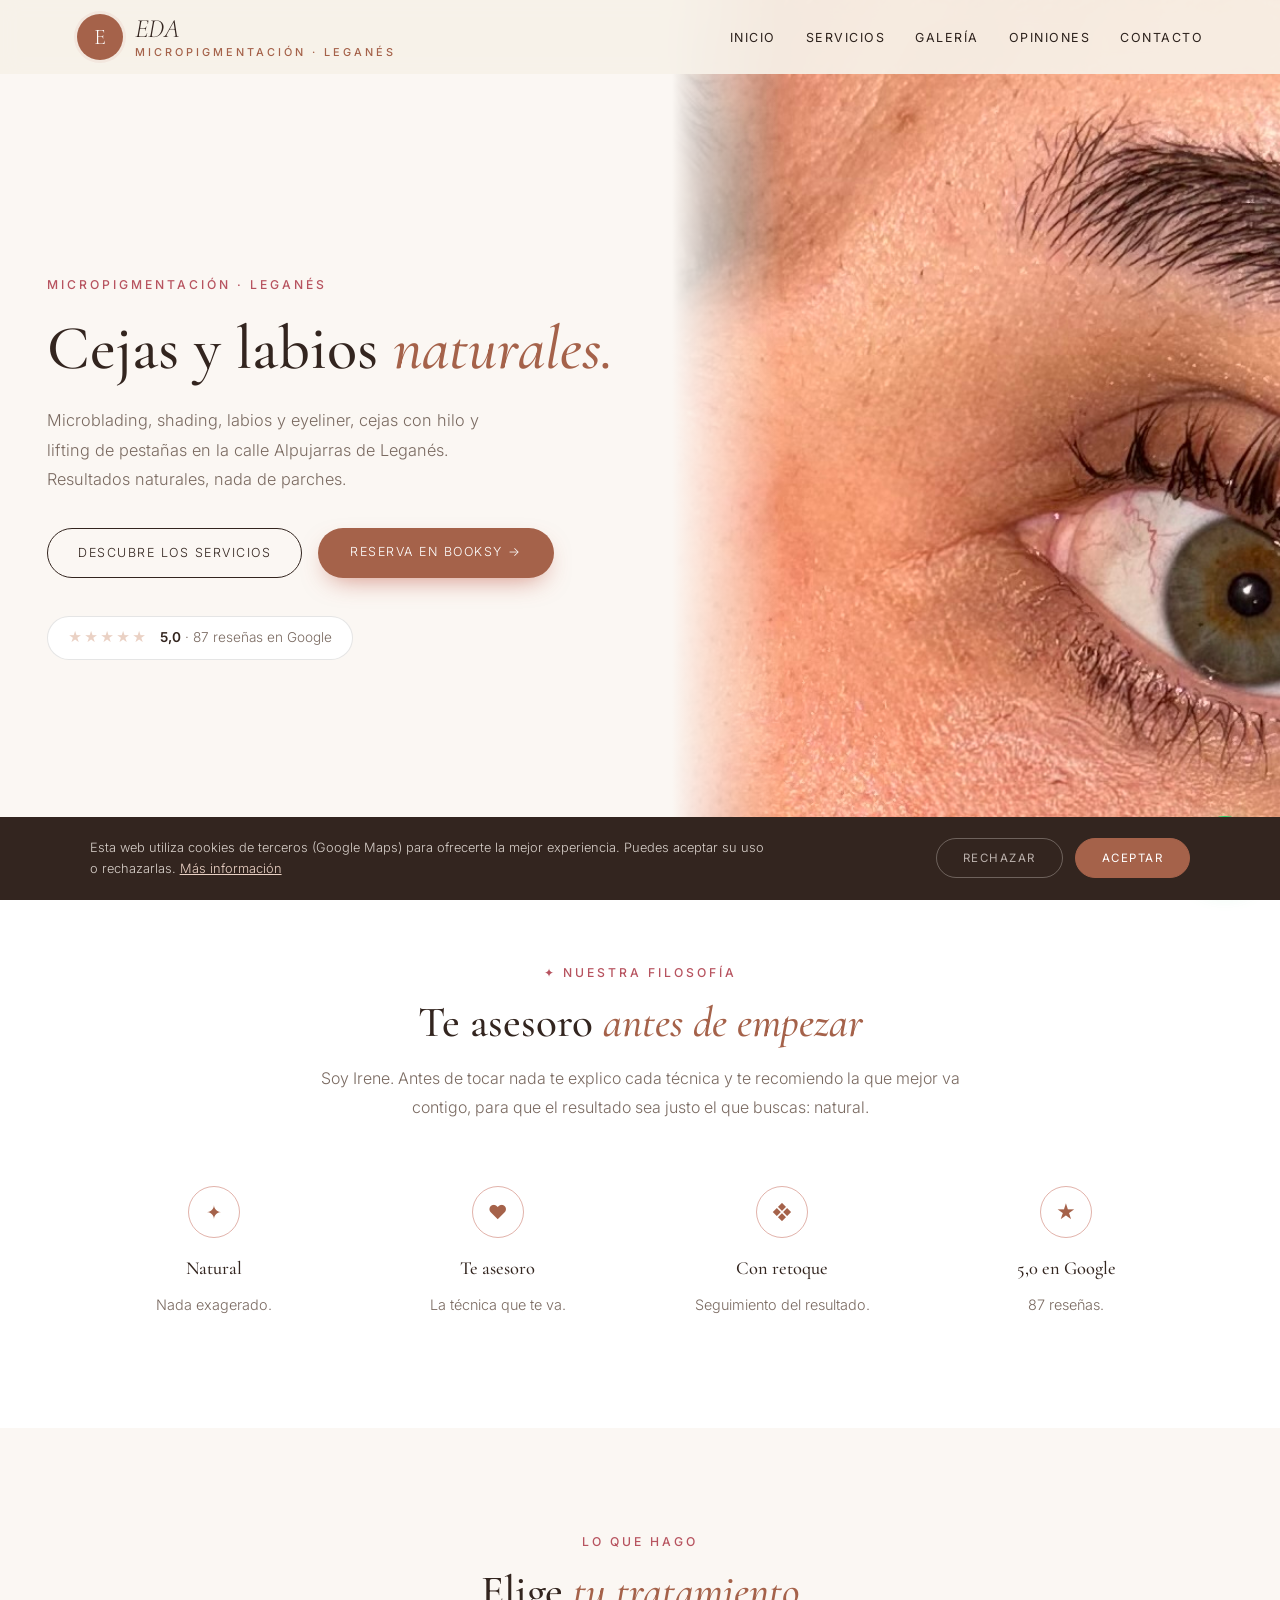
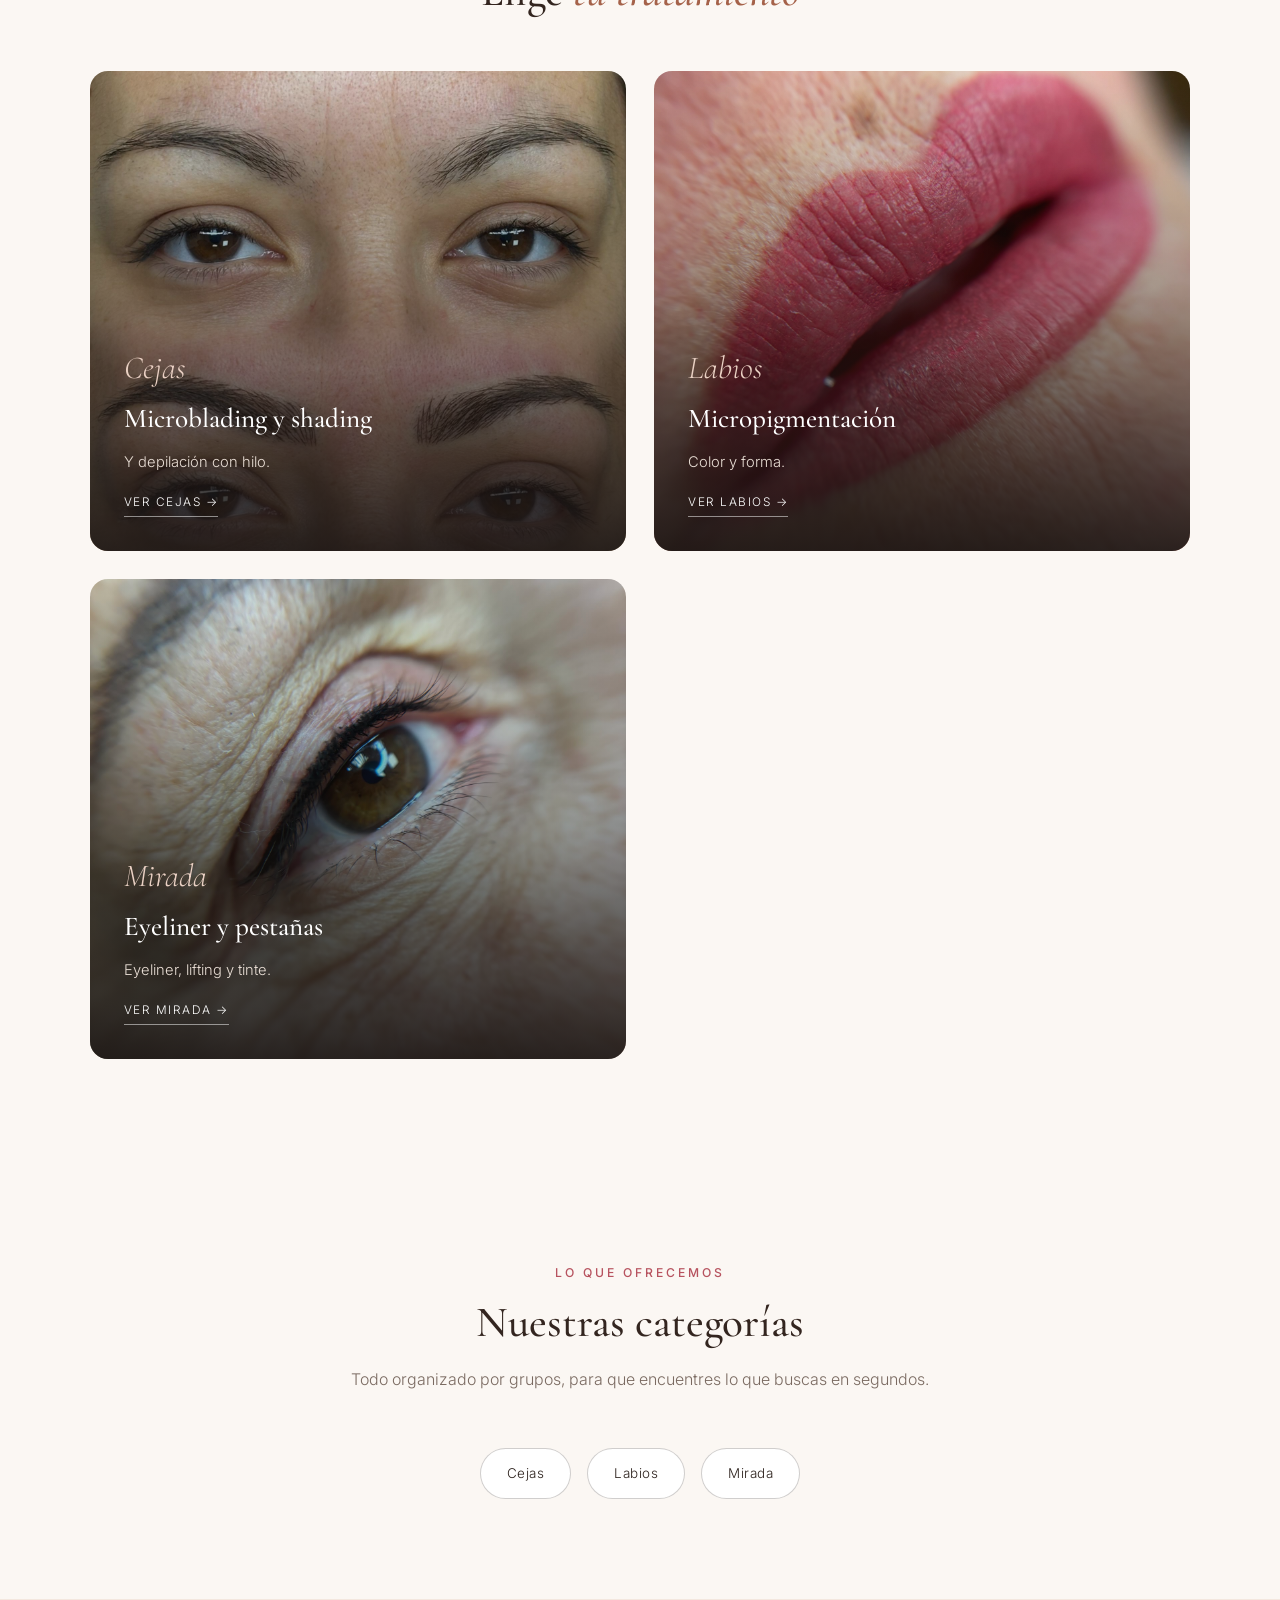
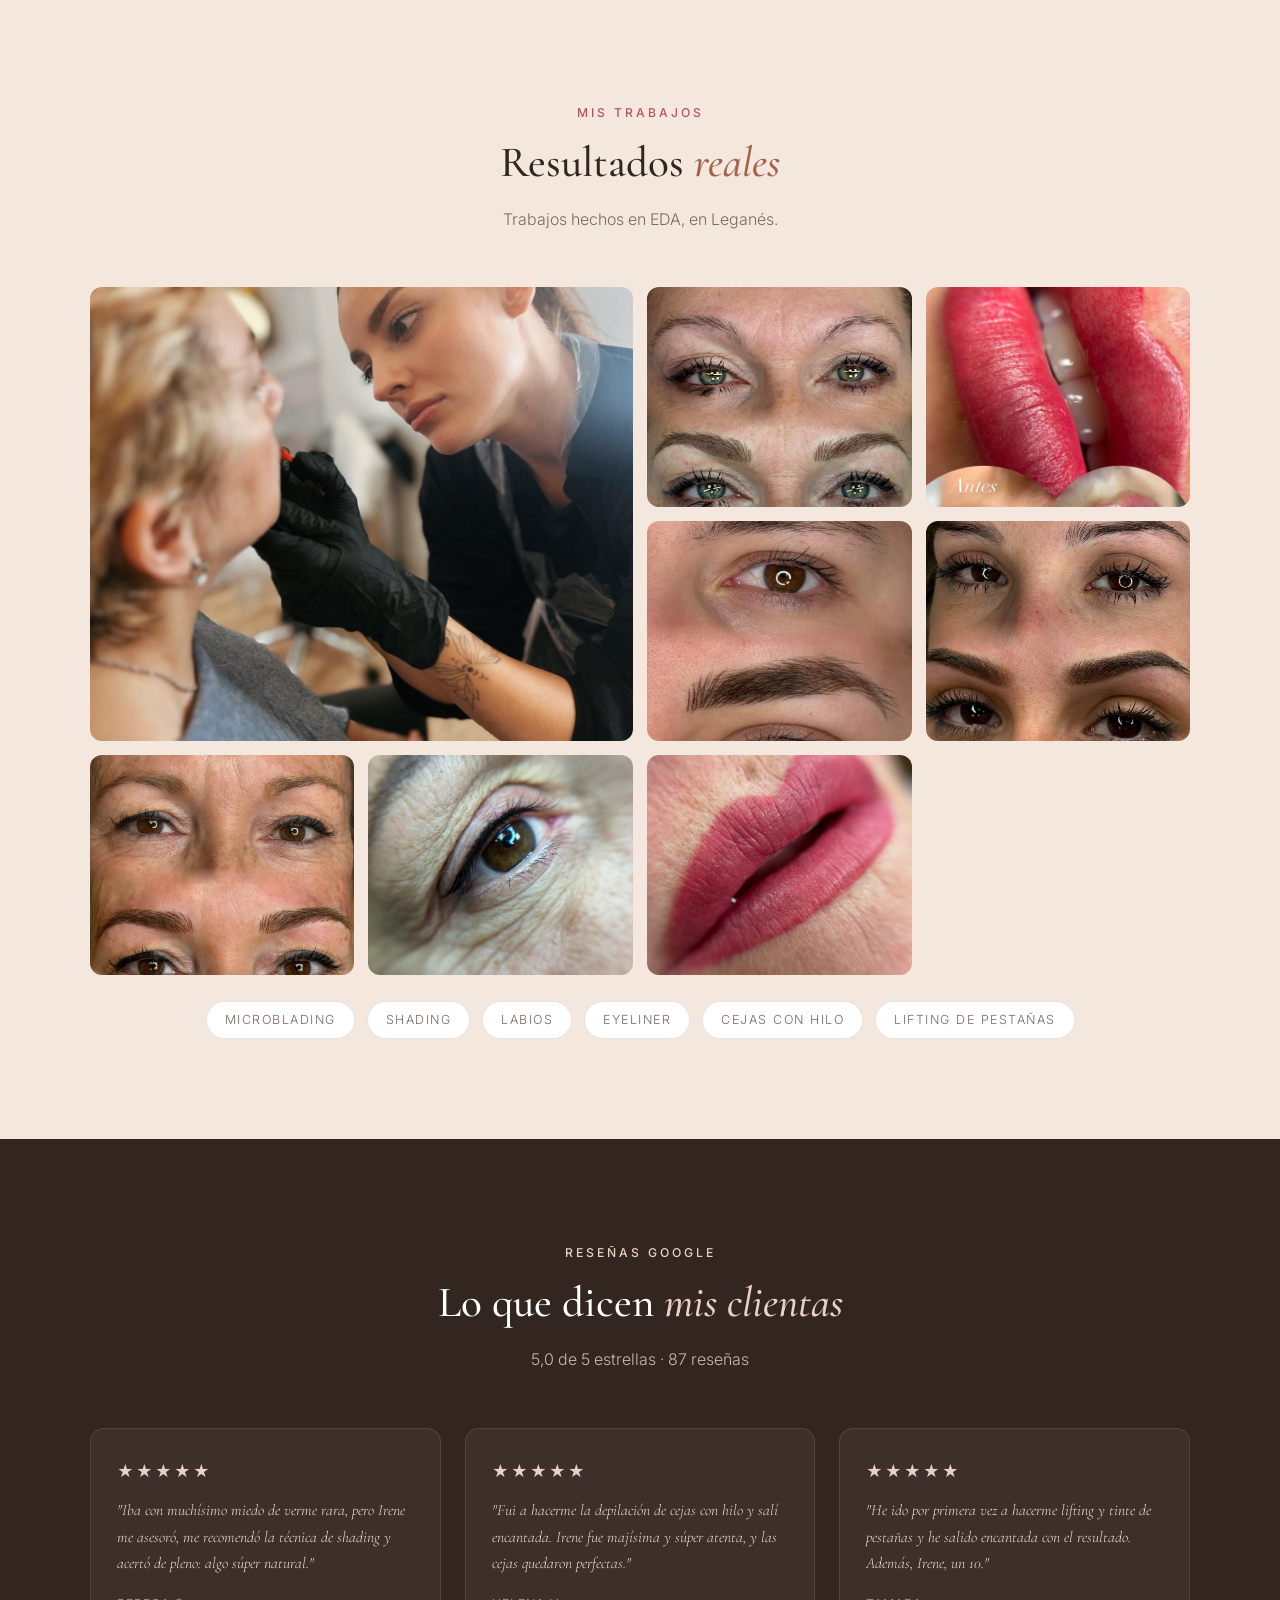
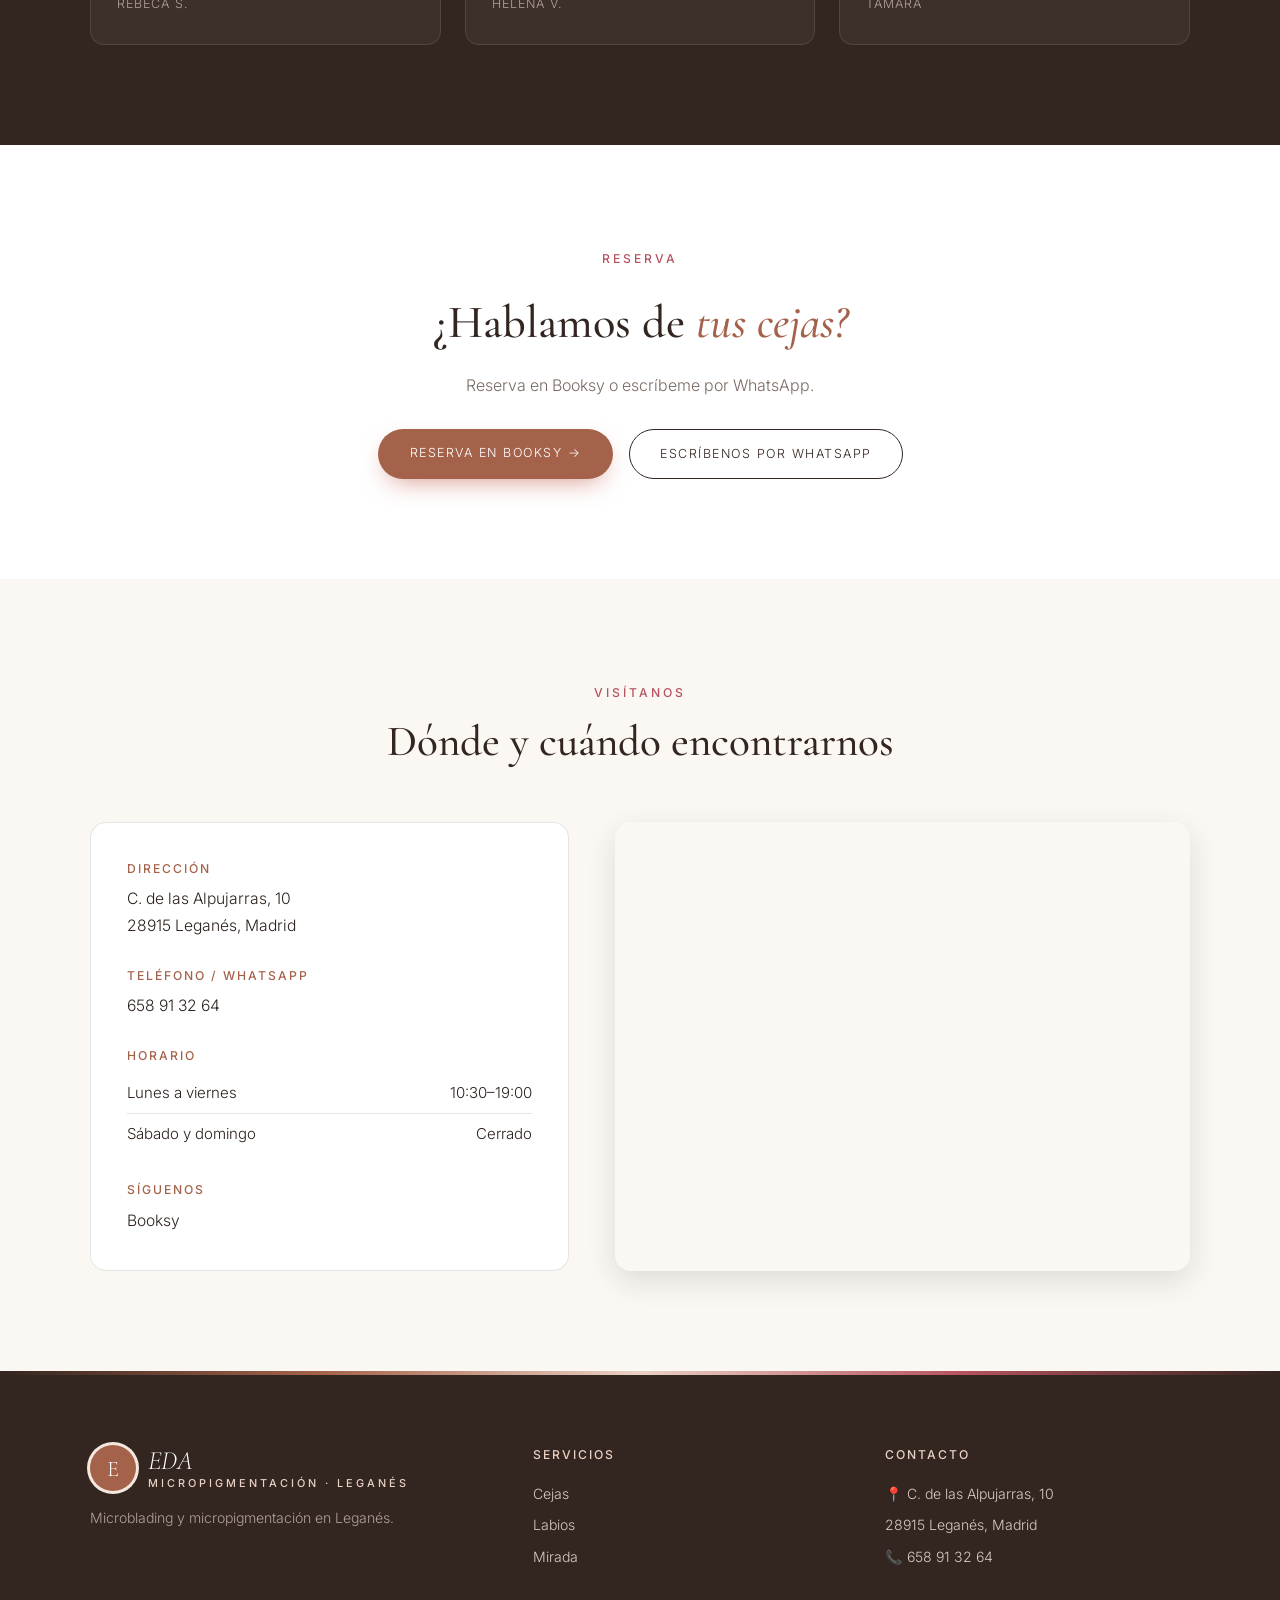
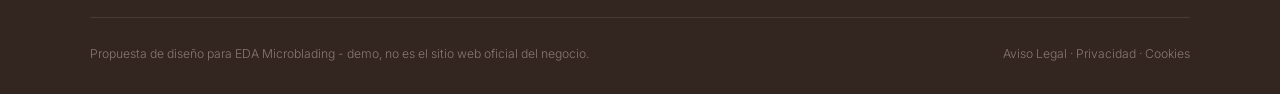
<file: index.html>
<!DOCTYPE html>
<html lang="es">
<head>
<meta charset="UTF-8">
<meta name="viewport" content="width=device-width, initial-scale=1.0">
<title>EDA Microblading — Microblading y micropigmentación en Leganés</title>
<meta name="description" content="EDA, en C. de las Alpujarras 10, Leganés. Microblading, shading de cejas, micropigmentación de labios y eyeliner, cejas con hilo y lifting de pestañas. 5★ con 87 reseñas en Google.">
<meta name="theme-color" content="#33251f">
<meta property="og:title" content="EDA Microblading · Leganés">
<meta property="og:image" content="maps_01.jpg">

<link rel="preconnect" href="https://fonts.googleapis.com"><link rel="preconnect" href="https://fonts.gstatic.com" crossorigin><link href="https://fonts.googleapis.com/css2?family=Cormorant+Garamond:ital,wght@0,500;0,600;1,500&family=Inter:wght@300;400;500;600&display=swap" rel="stylesheet">
<link rel="stylesheet" href="styles.css">
</head>
<body>

<header id="header">
  <a href="index.html" class="logo" aria-label="EDA Microblading, inicio"><span class="logo-mark">E</span><span class="logo-text"><span class="script">EDA</span><small>micropigmentación · Leganés</small></span></a>
  <nav id="nav" aria-label="Navegación principal"><ul><li><a href="index.html#inicio">Inicio</a></li><li><a href="servicios.html">Servicios</a></li><li><a href="index.html#galeria">Galería</a></li><li><a href="index.html#opiniones">Opiniones</a></li><li><a href="index.html#contacto">Contacto</a></li></ul></nav><button class="nav-toggle" id="navToggle" aria-label="Abrir menú">☰</button>
</header>

<section class="hero" id="inicio">
  <div class="hero-text">
    <span class="eyebrow">Micropigmentación · Leganés</span>
    <h1>Cejas y labios <em>naturales.</em></h1>
    <p>Microblading, shading, labios y eyeliner, cejas con hilo y lifting de pestañas en la calle Alpujarras de Leganés. Resultados naturales, nada de parches.</p>
    <div class="hero-ctas">
      <a href="servicios.html" class="btn-outline">Descubre los servicios</a>
      <a href="https://link.booksy.com/EDA" class="btn-solid" target="_blank" rel="noopener">Reserva en Booksy →</a>
    </div>
    <a class="hero-rating" href="https://www.google.com/maps/search/?api=1&query=EDA+Microblading,+Calle+de+las+Alpujarras+10,+Legan%C3%A9s" target="_blank" rel="noopener"><span class="stars">★★★★★</span><span><strong>5,0</strong> · 87 reseñas en Google</span></a>
  </div>
  <div class="hero-img"><img src="maps_01.jpg" alt="Cejas y pestañas trabajadas en EDA, Leganés" style="object-position:center 40%;"></div>
</section>

<section class="trust">
  <div class="section-head">
    <span class="eyebrow">✦ Nuestra filosofía</span>
    <h2>Te asesoro <em>antes de empezar</em></h2>
    <p>Soy Irene. Antes de tocar nada te explico cada técnica y te recomiendo la que mejor va contigo, para que el resultado sea justo el que buscas: natural.</p>
  </div>
  <div class="trust-grid">
    <div class="trust-card"><span class="trust-ic">✦</span><h3>Natural</h3><p>Nada exagerado.</p></div>
    <div class="trust-card"><span class="trust-ic">♥</span><h3>Te asesoro</h3><p>La técnica que te va.</p></div>
    <div class="trust-card"><span class="trust-ic">❖</span><h3>Con retoque</h3><p>Seguimiento del resultado.</p></div>
    <div class="trust-card"><span class="trust-ic">★</span><h3>5,0 en Google</h3><p>87 reseñas.</p></div>
  </div>
</section>

<section class="worlds">
  <div class="section-head">
    <span class="eyebrow">Lo que hago</span>
    <h2>Elige <em>tu tratamiento</em></h2>
  </div>
  <div class="worlds-grid">
    <a href="servicios.html#cejas" class="world-card"><img src="maps_09.jpg" alt="Microblading y shading"><div class="world-text"><span class="script">Cejas</span><h3>Microblading y shading</h3><p>Y depilación con hilo.</p><span class="world-link">Ver cejas →</span></div></a>
    <a href="servicios.html#labios" class="world-card"><img src="maps_08.jpg" alt="Micropigmentación"><div class="world-text"><span class="script">Labios</span><h3>Micropigmentación</h3><p>Color y forma.</p><span class="world-link">Ver labios →</span></div></a>
    <a href="servicios.html#mirada" class="world-card"><img src="maps_05.jpg" alt="Eyeliner y pestañas"><div class="world-text"><span class="script">Mirada</span><h3>Eyeliner y pestañas</h3><p>Eyeliner, lifting y tinte.</p><span class="world-link">Ver mirada →</span></div></a>
  </div>
</section>

<section>
  <div class="section-head">
    <span class="eyebrow">Lo que ofrecemos</span>
    <h2>Nuestras categorías</h2>
    <p>Todo organizado por grupos, para que encuentres lo que buscas en segundos.</p>
  </div>
  <div class="cat-pills">
    <a href="servicios.html#cejas" class="cat-pill">Cejas</a>
    <a href="servicios.html#labios" class="cat-pill">Labios</a>
    <a href="servicios.html#mirada" class="cat-pill">Mirada</a>
  </div>
</section>

<section class="gallery-wrap" id="galeria">
  <div class="section-head">
    <span class="eyebrow">Mis trabajos</span>
    <h2>Resultados <em>reales</em></h2>
    <p>Trabajos hechos en EDA, en Leganés.</p>
  </div>
  <div class="gallery">
    <figure class="big"><img src="maps_03.jpg" alt="Irene trabajando" loading="lazy"></figure>
    <figure><img src="maps_06.jpg" alt="Cejas antes y después" loading="lazy"></figure>
    <figure><img src="maps_02.jpg" alt="Labios antes, después y cicatrizado" loading="lazy"></figure>
    <figure><img src="maps_07.jpg" alt="Microblading de cejas" loading="lazy"></figure>
    <figure><img src="maps_04.jpg" alt="Cejas antes y después" loading="lazy"></figure>
    <figure><img src="maps_10.jpg" alt="Cejas naturales" loading="lazy"></figure>
    <figure><img src="maps_05.jpg" alt="Eyeliner" loading="lazy"></figure>
    <figure><img src="maps_08.jpg" alt="Micropigmentación de labios" loading="lazy"></figure>
  </div>
  <div class="brands"><span>Microblading</span><span>Shading</span><span>Labios</span><span>Eyeliner</span><span>Cejas con hilo</span><span>Lifting de pestañas</span></div>
</section>

<section class="reviews-wrap" id="opiniones">
  <div class="section-head">
    <span class="eyebrow">Reseñas Google</span>
    <h2>Lo que dicen <em>mis clientas</em></h2>
    <p>5,0 de 5 estrellas · 87 reseñas</p>
  </div>
  <div class="review-grid">
    <div class="review-card"><div class="stars">★★★★★</div><p>"Iba con muchísimo miedo de verme rara, pero Irene me asesoró, me recomendó la técnica de shading y acertó de pleno: algo súper natural."</p><cite>Rebeca S.</cite></div>
    <div class="review-card"><div class="stars">★★★★★</div><p>"Fui a hacerme la depilación de cejas con hilo y salí encantada. Irene fue majísima y súper atenta, y las cejas quedaron perfectas."</p><cite>Helena V.</cite></div>
    <div class="review-card"><div class="stars">★★★★★</div><p>"He ido por primera vez a hacerme lifting y tinte de pestañas y he salido encantada con el resultado. Además, Irene, un 10."</p><cite>Tamara</cite></div>
  </div>
</section>

<section class="cta-section">
  <span class="eyebrow">Reserva</span>
  <h2>¿Hablamos de <em>tus cejas?</em></h2>
  <p>Reserva en Booksy o escríbeme por WhatsApp.</p>
  <div class="cta-row">
    <a href="https://link.booksy.com/EDA" class="btn-solid" target="_blank" rel="noopener">Reserva en Booksy →</a>
    <a href="https://wa.me/34658913264?text=Hola%2C%20he%20visto%20tu%20web%20y%20me%20gustar%C3%ADa%20pedir%20cita%20en%20EDA" class="btn-outline" target="_blank" rel="noopener">Escríbenos por WhatsApp</a>
  </div>
</section>

<section class="contact-section" id="contacto">
  <div class="section-head">
    <span class="eyebrow">Visítanos</span>
    <h2>Dónde y cuándo encontrarnos</h2>
  </div>
  <div class="contact-grid">
    <div class="contact-info">
      <div class="contact-block"><h3>Dirección</h3><p>C. de las Alpujarras, 10<br>28915 Leganés, Madrid</p></div>
      <div class="contact-block"><h3>Teléfono / WhatsApp</h3><p><a href="tel:+34658913264">658 91 32 64</a></p></div>
      <div class="contact-block"><h3>Horario</h3><ul class="hours-list"><li><span>Lunes a viernes</span><span>10:30–19:00</span></li><li><span>Sábado y domingo</span><span>Cerrado</span></li></ul></div>
      <div class="contact-block"><h3>Síguenos</h3><p><a href="https://link.booksy.com/EDA" target="_blank" rel="noopener">Booksy</a></p></div>
    </div>
    <div class="contact-map">
      <iframe title="Mapa de EDA Microblading" src="https://www.google.com/maps?q=EDA+Microblading,+Calle+de+las+Alpujarras+10,+Legan%C3%A9s&output=embed" width="100%" height="100%" style="border:0;" allowfullscreen="" loading="lazy" referrerpolicy="no-referrer-when-downgrade"></iframe>
    </div>
  </div>
</section>

<footer>
  <div class="footer-grid">
    <div class="footer-brand">
      <a href="index.html" class="logo light"><span class="logo-mark">E</span><span class="logo-text"><span class="script">EDA</span><small>micropigmentación · Leganés</small></span></a>
      <p>Microblading y micropigmentación en Leganés.</p>
    </div>
    <div><h4>Servicios</h4><ul><li><a href="servicios.html#cejas">Cejas</a></li><li><a href="servicios.html#labios">Labios</a></li><li><a href="servicios.html#mirada">Mirada</a></li></ul></div>
    <div><h4>Contacto</h4><ul><li>📍 C. de las Alpujarras, 10</li><li>28915 Leganés, Madrid</li><li>📞 <a href="tel:+34658913264">658 91 32 64</a></li></ul></div>
  </div>
  <div class="footer-bottom">
    <span>Propuesta de diseño para EDA Microblading - demo, no es el sitio web oficial del negocio.</span>
    <span><a href="aviso-legal.html">Aviso Legal</a> &middot; <a href="politica-privacidad.html">Privacidad</a> &middot; <a href="politica-cookies.html">Cookies</a></span>
  </div>
</footer>

<div id="cookie-banner" class="cookie-banner"><p>Esta web utiliza cookies de terceros (Google Maps) para ofrecerte la mejor experiencia. Puedes aceptar su uso o rechazarlas. <a href="politica-cookies.html">Más información</a></p><div class="cookie-actions"><button onclick="setCookieChoice('rejected')" class="ck-reject">Rechazar</button><button onclick="setCookieChoice('accepted')" class="ck-accept">Aceptar</button></div></div>
<div class="social-fabs"><a class="wa-fab" href="https://wa.me/34658913264?text=Hola%2C%20he%20visto%20tu%20web%20y%20me%20gustar%C3%ADa%20pedir%20cita%20en%20EDA" target="_blank" rel="noopener" aria-label="Escribir por WhatsApp"><svg width="28" height="28" viewBox="0 0 24 24" fill="white"><path d="M17.5 14.4c-.3-.1-1.8-.9-2-1s-.5-.1-.7.1-.8 1-.9 1.2-.3.2-.6.1a8.2 8.2 0 0 1-2.4-1.5 9 9 0 0 1-1.7-2.1c-.2-.3 0-.5.1-.6l.4-.5.3-.5v-.5l-.9-2.2c-.2-.6-.5-.5-.7-.5h-.6a1.1 1.1 0 0 0-.8.4 3.4 3.4 0 0 0-1 2.5 5.9 5.9 0 0 0 1.2 3.1 13.5 13.5 0 0 0 5.2 4.6c2.6 1 2.6.7 3.1.6a2.6 2.6 0 0 0 1.7-1.2 2.1 2.1 0 0 0 .2-1.2c-.1-.1-.3-.2-.6-.3ZM12 21.8a9.8 9.8 0 0 1-5-1.4l-.4-.2-3.7 1 1-3.6-.2-.4A9.8 9.8 0 1 1 12 21.8Zm8.4-18.3A11.8 11.8 0 0 0 1.8 17.7L.2 23.8l6.3-1.6a11.8 11.8 0 0 0 5.6 1.4A11.8 11.8 0 0 0 20.4 3.5Z"/></svg></a></div>
<script src="main.js"></script>
</body>
</html>
</file>
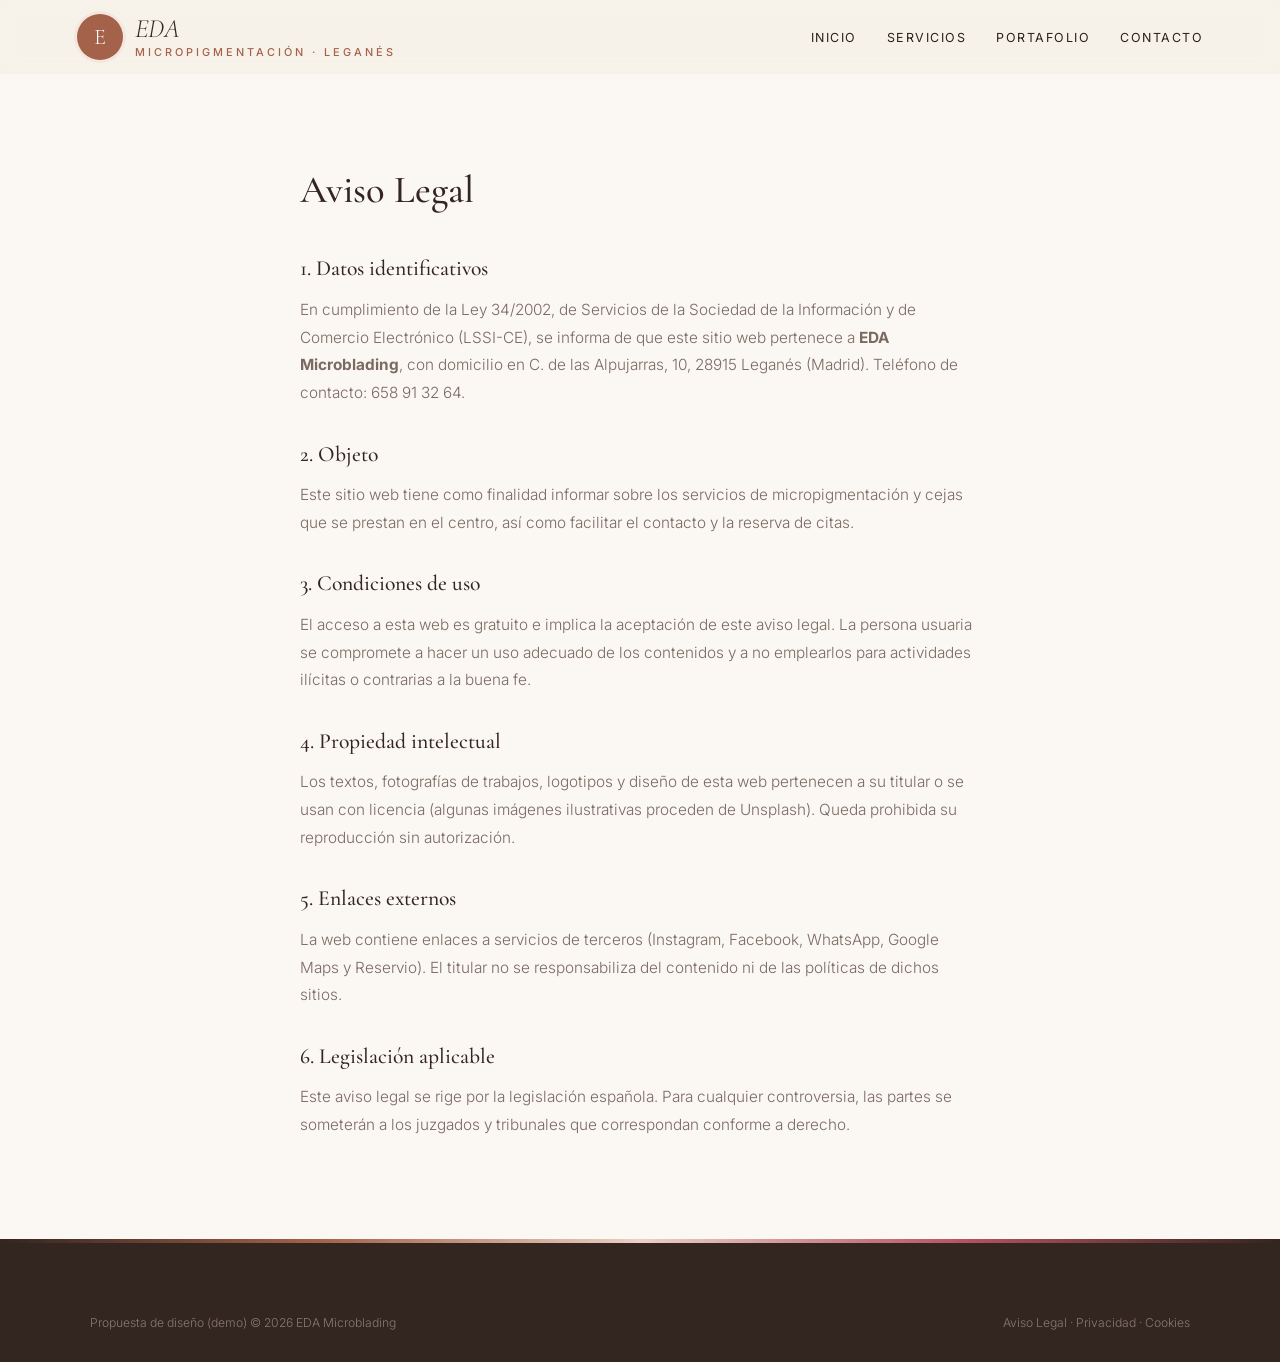
<file: aviso-legal.html>
<!DOCTYPE html>
<html lang="es">
<head>
<meta charset="UTF-8">
<meta name="viewport" content="width=device-width, initial-scale=1.0">
<title>Aviso Legal — EDA Microblading</title>
<meta name="robots" content="noindex">

<link rel="preconnect" href="https://fonts.googleapis.com">
<link href="https://fonts.googleapis.com/css2?family=Cormorant+Garamond:ital,wght@0,500;0,600;1,500&family=Inter:wght@300;400;500;600&display=swap" rel="stylesheet">
<link rel="stylesheet" href="styles.css">
</head>
<body>
<header id="header" class="scrolled">
  <a href="index.html" class="logo" aria-label="EDA Microblading, inicio">
    <span class="logo-mark">E</span>
    <span class="logo-text"><span class="script">EDA</span><small>micropigmentación · Leganés</small></span>
  </a>
  <nav id="nav" aria-label="Navegación principal">
    <ul>
      <li><a href="index.html#inicio">Inicio</a></li>
      <li><a href="servicios.html">Servicios</a></li>
      <li><a href="portafolio.html">Portafolio</a></li>
      <li><a href="index.html#contacto">Contacto</a></li>
    </ul>
  </nav>
  <button class="nav-toggle" id="navToggle" aria-label="Abrir menú">☰</button>
</header>
<main class="legal"><h1>Aviso Legal</h1>
<h2>1. Datos identificativos</h2>
<p>En cumplimiento de la Ley 34/2002, de Servicios de la Sociedad de la Información y de Comercio Electrónico (LSSI-CE), se informa de que este sitio web pertenece a <strong>EDA Microblading</strong>, con domicilio en C. de las Alpujarras, 10, 28915 Leganés (Madrid). Teléfono de contacto: 658 91 32 64.</p>
<h2>2. Objeto</h2>
<p>Este sitio web tiene como finalidad informar sobre los servicios de micropigmentación y cejas que se prestan en el centro, así como facilitar el contacto y la reserva de citas.</p>
<h2>3. Condiciones de uso</h2>
<p>El acceso a esta web es gratuito e implica la aceptación de este aviso legal. La persona usuaria se compromete a hacer un uso adecuado de los contenidos y a no emplearlos para actividades ilícitas o contrarias a la buena fe.</p>
<h2>4. Propiedad intelectual</h2>
<p>Los textos, fotografías de trabajos, logotipos y diseño de esta web pertenecen a su titular o se usan con licencia (algunas imágenes ilustrativas proceden de Unsplash). Queda prohibida su reproducción sin autorización.</p>
<h2>5. Enlaces externos</h2>
<p>La web contiene enlaces a servicios de terceros (Instagram, Facebook, WhatsApp, Google Maps y Reservio). El titular no se responsabiliza del contenido ni de las políticas de dichos sitios.</p>
<h2>6. Legislación aplicable</h2>
<p>Este aviso legal se rige por la legislación española. Para cualquier controversia, las partes se someterán a los juzgados y tribunales que correspondan conforme a derecho.</p></main>
<footer>
  <div class="footer-bottom" style="margin-top:0">
    <span>Propuesta de diseño (demo) © 2026 EDA Microblading</span>
    <span><a href="aviso-legal.html">Aviso Legal</a> &middot; <a href="politica-privacidad.html">Privacidad</a> &middot; <a href="politica-cookies.html">Cookies</a></span>
  </div>
</footer>
<script src="main.js"></script>
</body>
</html>
</file>
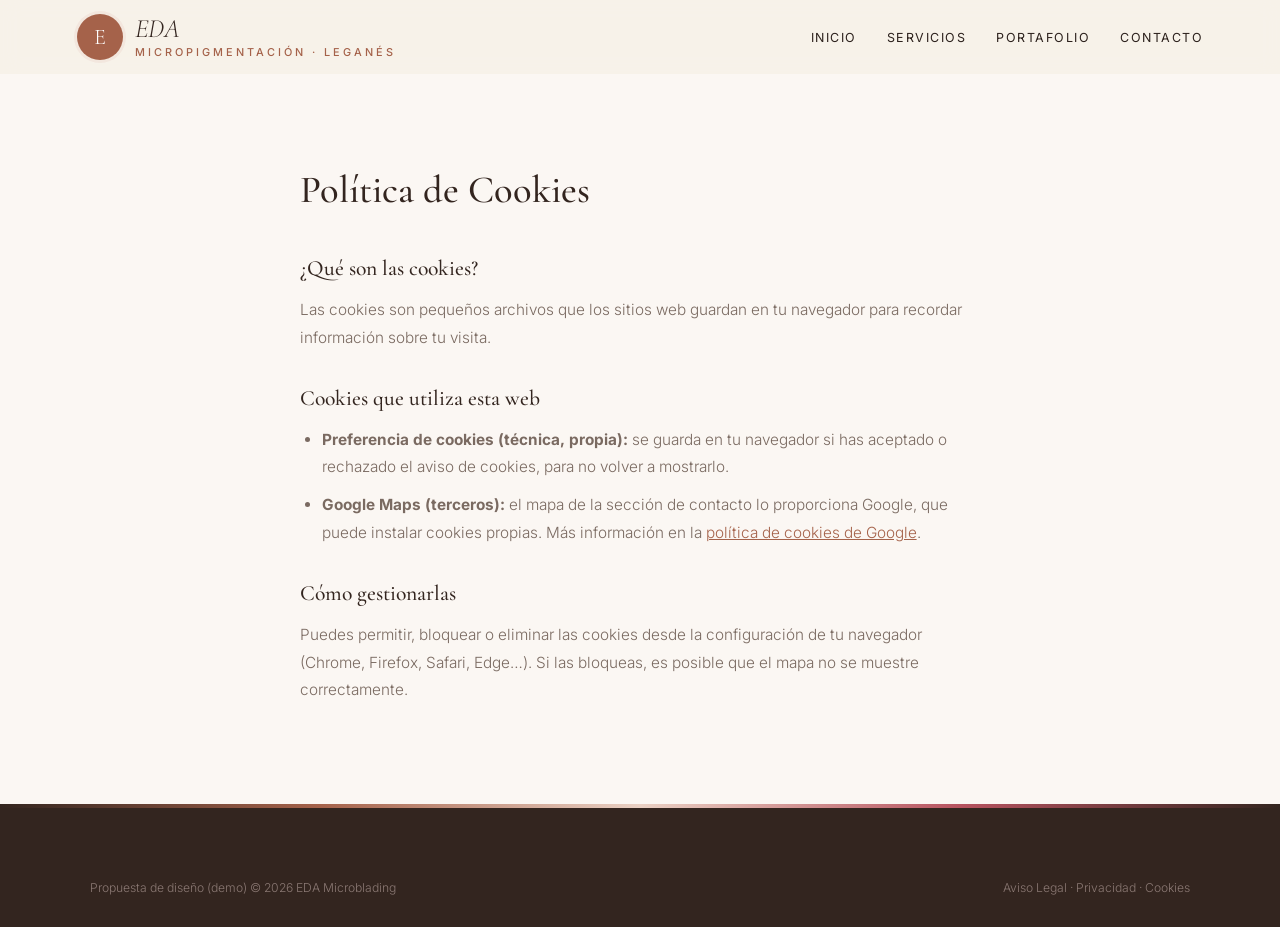
<file: politica-cookies.html>
<!DOCTYPE html>
<html lang="es">
<head>
<meta charset="UTF-8">
<meta name="viewport" content="width=device-width, initial-scale=1.0">
<title>Política de Cookies — EDA Microblading</title>
<meta name="robots" content="noindex">

<link rel="preconnect" href="https://fonts.googleapis.com">
<link href="https://fonts.googleapis.com/css2?family=Cormorant+Garamond:ital,wght@0,500;0,600;1,500&family=Inter:wght@300;400;500;600&display=swap" rel="stylesheet">
<link rel="stylesheet" href="styles.css">
</head>
<body>
<header id="header" class="scrolled">
  <a href="index.html" class="logo" aria-label="EDA Microblading, inicio">
    <span class="logo-mark">E</span>
    <span class="logo-text"><span class="script">EDA</span><small>micropigmentación · Leganés</small></span>
  </a>
  <nav id="nav" aria-label="Navegación principal">
    <ul>
      <li><a href="index.html#inicio">Inicio</a></li>
      <li><a href="servicios.html">Servicios</a></li>
      <li><a href="portafolio.html">Portafolio</a></li>
      <li><a href="index.html#contacto">Contacto</a></li>
    </ul>
  </nav>
  <button class="nav-toggle" id="navToggle" aria-label="Abrir menú">☰</button>
</header>
<main class="legal"><h1>Política de Cookies</h1>
<h2>¿Qué son las cookies?</h2>
<p>Las cookies son pequeños archivos que los sitios web guardan en tu navegador para recordar información sobre tu visita.</p>
<h2>Cookies que utiliza esta web</h2>
<ul>
<li><strong>Preferencia de cookies (técnica, propia):</strong> se guarda en tu navegador si has aceptado o rechazado el aviso de cookies, para no volver a mostrarlo.</li>
<li><strong>Google Maps (terceros):</strong> el mapa de la sección de contacto lo proporciona Google, que puede instalar cookies propias. Más información en la <a href="https://policies.google.com/technologies/cookies" target="_blank" rel="noopener">política de cookies de Google</a>.</li>
</ul>
<h2>Cómo gestionarlas</h2>
<p>Puedes permitir, bloquear o eliminar las cookies desde la configuración de tu navegador (Chrome, Firefox, Safari, Edge…). Si las bloqueas, es posible que el mapa no se muestre correctamente.</p></main>
<footer>
  <div class="footer-bottom" style="margin-top:0">
    <span>Propuesta de diseño (demo) © 2026 EDA Microblading</span>
    <span><a href="aviso-legal.html">Aviso Legal</a> &middot; <a href="politica-privacidad.html">Privacidad</a> &middot; <a href="politica-cookies.html">Cookies</a></span>
  </div>
</footer>
<script src="main.js"></script>
</body>
</html>
</file>
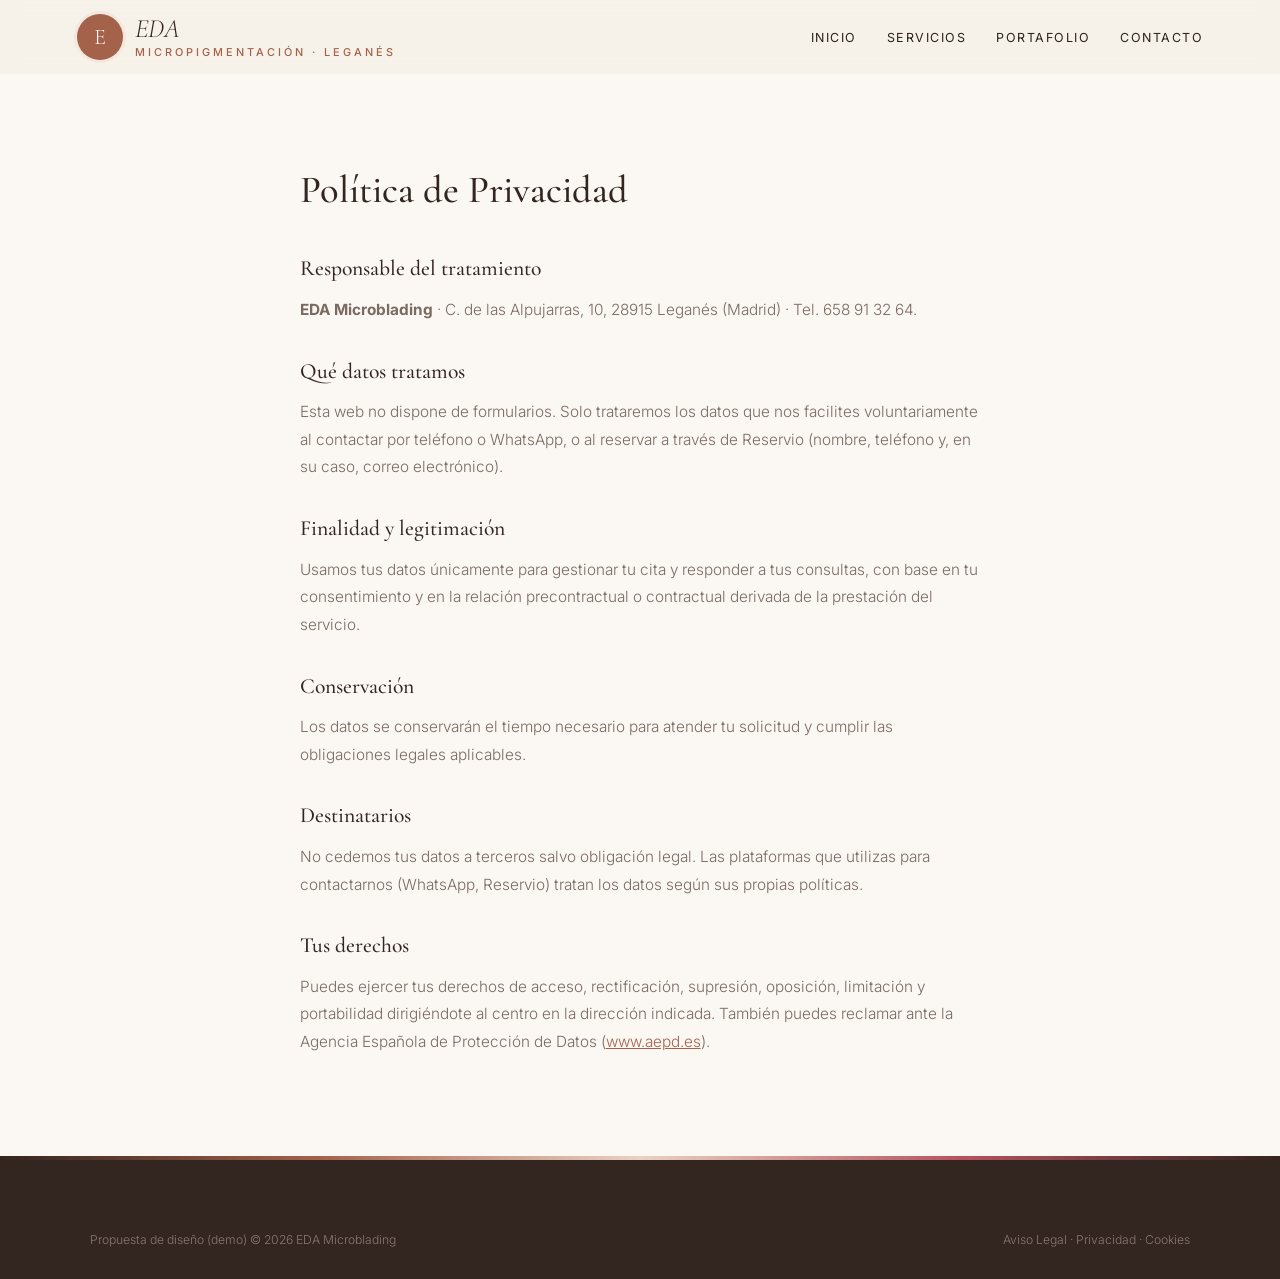
<file: politica-privacidad.html>
<!DOCTYPE html>
<html lang="es">
<head>
<meta charset="UTF-8">
<meta name="viewport" content="width=device-width, initial-scale=1.0">
<title>Política de Privacidad — EDA Microblading</title>
<meta name="robots" content="noindex">

<link rel="preconnect" href="https://fonts.googleapis.com">
<link href="https://fonts.googleapis.com/css2?family=Cormorant+Garamond:ital,wght@0,500;0,600;1,500&family=Inter:wght@300;400;500;600&display=swap" rel="stylesheet">
<link rel="stylesheet" href="styles.css">
</head>
<body>
<header id="header" class="scrolled">
  <a href="index.html" class="logo" aria-label="EDA Microblading, inicio">
    <span class="logo-mark">E</span>
    <span class="logo-text"><span class="script">EDA</span><small>micropigmentación · Leganés</small></span>
  </a>
  <nav id="nav" aria-label="Navegación principal">
    <ul>
      <li><a href="index.html#inicio">Inicio</a></li>
      <li><a href="servicios.html">Servicios</a></li>
      <li><a href="portafolio.html">Portafolio</a></li>
      <li><a href="index.html#contacto">Contacto</a></li>
    </ul>
  </nav>
  <button class="nav-toggle" id="navToggle" aria-label="Abrir menú">☰</button>
</header>
<main class="legal"><h1>Política de Privacidad</h1>
<h2>Responsable del tratamiento</h2>
<p><strong>EDA Microblading</strong> · C. de las Alpujarras, 10, 28915 Leganés (Madrid) · Tel. 658 91 32 64.</p>
<h2>Qué datos tratamos</h2>
<p>Esta web no dispone de formularios. Solo trataremos los datos que nos facilites voluntariamente al contactar por teléfono o WhatsApp, o al reservar a través de Reservio (nombre, teléfono y, en su caso, correo electrónico).</p>
<h2>Finalidad y legitimación</h2>
<p>Usamos tus datos únicamente para gestionar tu cita y responder a tus consultas, con base en tu consentimiento y en la relación precontractual o contractual derivada de la prestación del servicio.</p>
<h2>Conservación</h2>
<p>Los datos se conservarán el tiempo necesario para atender tu solicitud y cumplir las obligaciones legales aplicables.</p>
<h2>Destinatarios</h2>
<p>No cedemos tus datos a terceros salvo obligación legal. Las plataformas que utilizas para contactarnos (WhatsApp, Reservio) tratan los datos según sus propias políticas.</p>
<h2>Tus derechos</h2>
<p>Puedes ejercer tus derechos de acceso, rectificación, supresión, oposición, limitación y portabilidad dirigiéndote al centro en la dirección indicada. También puedes reclamar ante la Agencia Española de Protección de Datos (<a href="https://www.aepd.es" target="_blank" rel="noopener">www.aepd.es</a>).</p></main>
<footer>
  <div class="footer-bottom" style="margin-top:0">
    <span>Propuesta de diseño (demo) © 2026 EDA Microblading</span>
    <span><a href="aviso-legal.html">Aviso Legal</a> &middot; <a href="politica-privacidad.html">Privacidad</a> &middot; <a href="politica-cookies.html">Cookies</a></span>
  </div>
</footer>
<script src="main.js"></script>
</body>
</html>
</file>
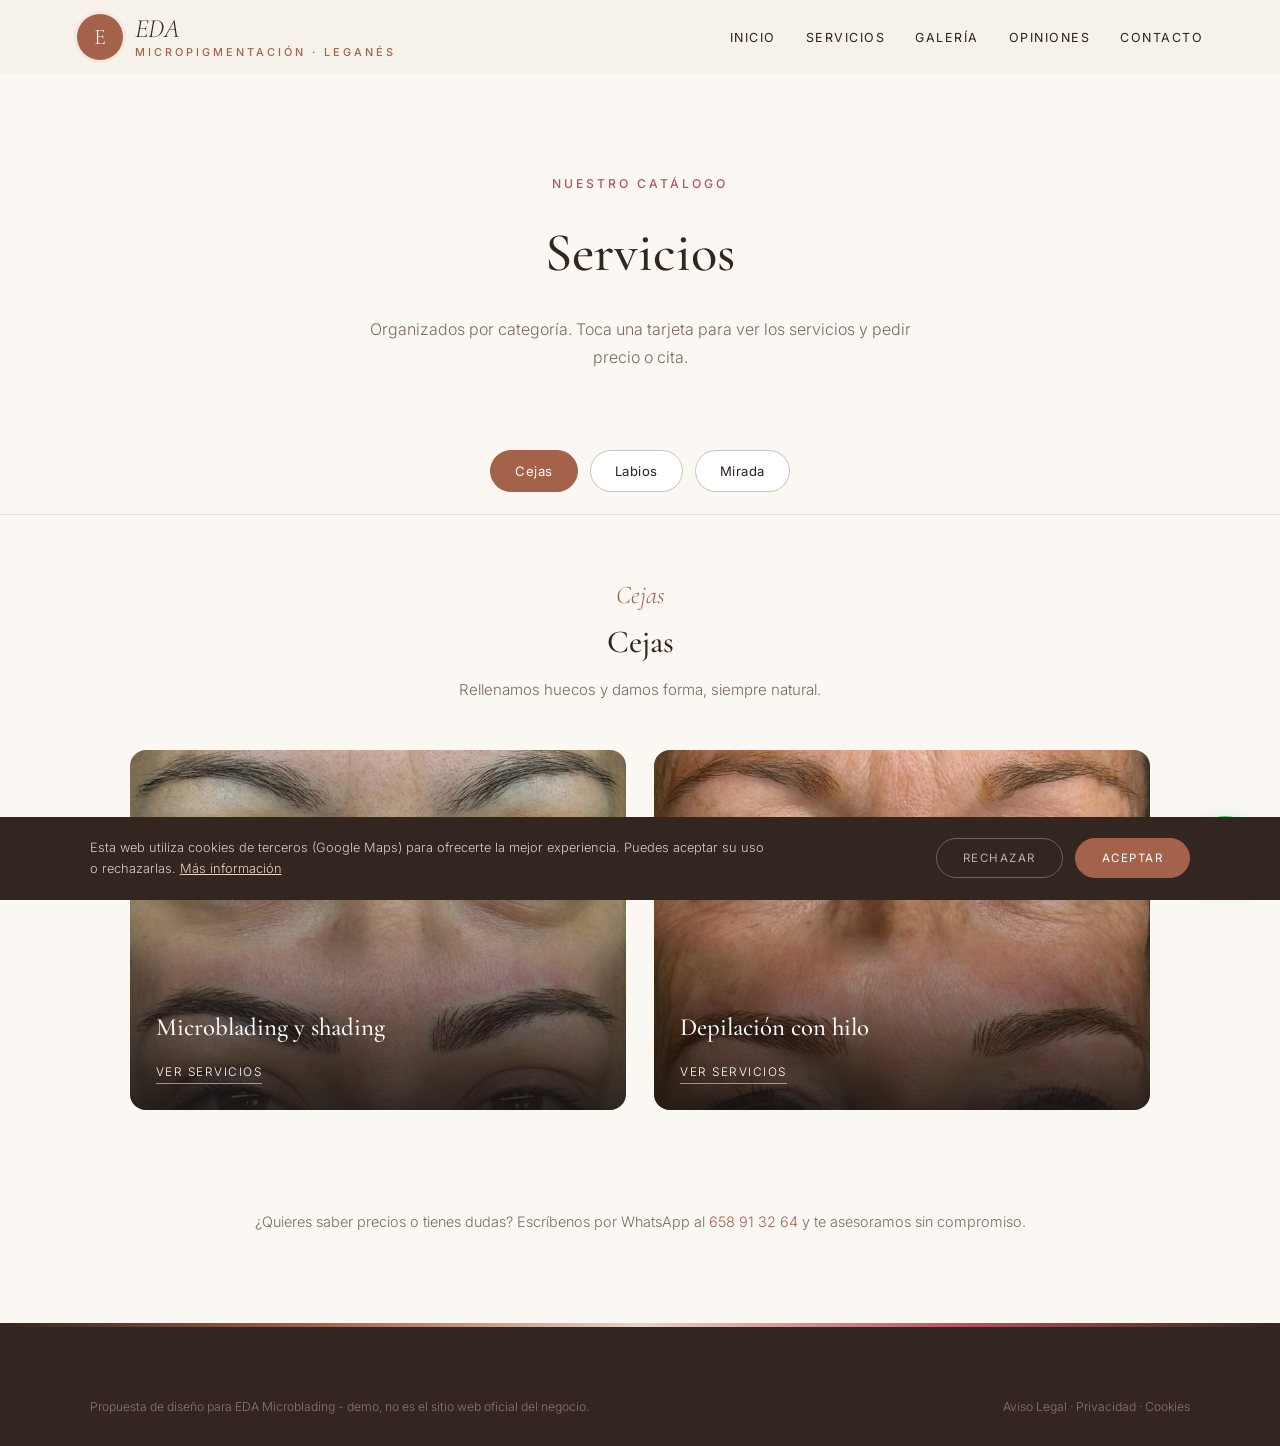
<file: servicios.html>
<!DOCTYPE html>
<html lang="es">
<head>
<meta charset="UTF-8">
<meta name="viewport" content="width=device-width, initial-scale=1.0">
<title>Servicios — EDA Microblading · Leganés</title>
<meta name="description" content="Servicios de EDA Microblading en Leganés.">

<link rel="preconnect" href="https://fonts.googleapis.com"><link rel="preconnect" href="https://fonts.gstatic.com" crossorigin><link href="https://fonts.googleapis.com/css2?family=Cormorant+Garamond:ital,wght@0,500;0,600;1,500&family=Inter:wght@300;400;500;600&display=swap" rel="stylesheet">
<link rel="stylesheet" href="styles.css">
</head>
<body>

<header id="header" class="scrolled">
  <a href="index.html" class="logo" aria-label="EDA Microblading, inicio"><span class="logo-mark">E</span><span class="logo-text"><span class="script">EDA</span><small>micropigmentación · Leganés</small></span></a>
  <nav id="nav" aria-label="Navegación principal"><ul><li><a href="index.html#inicio">Inicio</a></li><li><a href="servicios.html">Servicios</a></li><li><a href="index.html#galeria">Galería</a></li><li><a href="index.html#opiniones">Opiniones</a></li><li><a href="index.html#contacto">Contacto</a></li></ul></nav><button class="nav-toggle" id="navToggle" aria-label="Abrir menú">☰</button>
</header>

<div class="page-hero">
  <span class="eyebrow">Nuestro catálogo</span>
  <h1>Servicios</h1>
  <p>Organizados por categoría. Toca una tarjeta para ver los servicios y pedir precio o cita.</p>
</div>

<div class="tabs">
  <button class="tab-btn active" data-tab="cejas">Cejas</button>
  <button class="tab-btn" data-tab="labios">Labios</button>
  <button class="tab-btn" data-tab="mirada">Mirada</button>
  
</div>

<div class="tab-panel active" id="cejas">
  <div class="tab-intro"><span class="script">Cejas</span><h2>Cejas</h2><p>Rellenamos huecos y damos forma, siempre natural.</p></div>
  <div class="cat-grid">
    <div class="cat-card" onclick="openModal('micro')"><img src="maps_09.jpg" alt="Microblading y shading" loading="lazy"><div class="cat-card-text"><h3>Microblading y shading</h3><span>Ver servicios</span></div></div>
    <div class="cat-card" onclick="openModal('hilo')"><img src="maps_10.jpg" alt="Depilación con hilo" loading="lazy"><div class="cat-card-text"><h3>Depilación con hilo</h3><span>Ver servicios</span></div></div>
  </div>
</div>

<div class="tab-panel" id="labios">
  <div class="tab-intro"><span class="script">Labios</span><h2>Labios</h2><p>Color y definición que duran.</p></div>
  <div class="cat-grid single">
    <div class="cat-card" onclick="openModal('labiosmp')"><img src="maps_08.jpg" alt="Micropigmentación de labios" loading="lazy"><div class="cat-card-text"><h3>Micropigmentación de labios</h3><span>Ver servicios</span></div></div>
  </div>
</div>

<div class="tab-panel" id="mirada">
  <div class="tab-intro"><span class="script">Mirada</span><h2>Eyeliner y pestañas</h2><p>Una mirada definida sin maquillarte cada día.</p></div>
  <div class="cat-grid">
    <div class="cat-card" onclick="openModal('eyeliner')"><img src="maps_05.jpg" alt="Eyeliner" loading="lazy"><div class="cat-card-text"><h3>Eyeliner</h3><span>Ver servicios</span></div></div>
    <div class="cat-card" onclick="openModal('pestanas')"><img src="maps_04.jpg" alt="Pestañas" loading="lazy"><div class="cat-card-text"><h3>Pestañas</h3><span>Ver servicios</span></div></div>
  </div>
</div>


<p class="services-note">¿Quieres saber precios o tienes dudas? Escríbenos por WhatsApp al <a href="https://wa.me/34658913264" target="_blank" rel="noopener" style="color:var(--red)">658 91 32 64</a> y te asesoramos sin compromiso.</p>

<div class="modal-overlay" id="modal-micro"><div class="modal">
  <button class="modal-close" onclick="closeModal('micro')" aria-label="Cerrar">×</button>
  <h3>Microblading y shading</h3><p class="modal-sub">Micropigmentación</p>
  <div class="svc-row"><div><div class="svc-name">Microblading</div><span class="svc-desc"></span></div><div class="svc-price">Consultar</div></div>
  <div class="svc-row"><div><div class="svc-name">Shading</div><span class="svc-desc"></span></div><div class="svc-price">Consultar</div></div>
  <div class="svc-row"><div><div class="svc-name">Retoque</div><span class="svc-desc"></span></div><div class="svc-price">Consultar</div></div>
  <a class="modal-cta" href="https://link.booksy.com/EDA" target="_blank" rel="noopener">Reservar cita</a>
  <a class="modal-cta alt" href="https://wa.me/34658913264?text=Hola%2C%20quiero%20informaci%C3%B3n%20sobre%20microblading%20y%20shading" target="_blank" rel="noopener">Consultar por WhatsApp</a>
</div></div>

<div class="modal-overlay" id="modal-hilo"><div class="modal">
  <button class="modal-close" onclick="closeModal('hilo')" aria-label="Cerrar">×</button>
  <h3>Depilación con hilo</h3><p class="modal-sub">Diseño de cejas</p>
  <div class="svc-row"><div><div class="svc-name">Depilación de cejas con hilo</div><span class="svc-desc"></span></div><div class="svc-price">Consultar</div></div>
  <a class="modal-cta" href="https://link.booksy.com/EDA" target="_blank" rel="noopener">Reservar cita</a>
  <a class="modal-cta alt" href="https://wa.me/34658913264?text=Hola%2C%20quiero%20informaci%C3%B3n%20sobre%20depilaci%C3%B3n%20con%20hilo" target="_blank" rel="noopener">Consultar por WhatsApp</a>
</div></div>

<div class="modal-overlay" id="modal-labiosmp"><div class="modal">
  <button class="modal-close" onclick="closeModal('labiosmp')" aria-label="Cerrar">×</button>
  <h3>Micropigmentación de labios</h3><p class="modal-sub">Color natural</p>
  <div class="svc-row"><div><div class="svc-name">Micropigmentación de labios</div><span class="svc-desc"></span></div><div class="svc-price">Consultar</div></div>
  <a class="modal-cta" href="https://link.booksy.com/EDA" target="_blank" rel="noopener">Reservar cita</a>
  <a class="modal-cta alt" href="https://wa.me/34658913264?text=Hola%2C%20quiero%20informaci%C3%B3n%20sobre%20micropigmentaci%C3%B3n%20de%20labios" target="_blank" rel="noopener">Consultar por WhatsApp</a>
</div></div>

<div class="modal-overlay" id="modal-eyeliner"><div class="modal">
  <button class="modal-close" onclick="closeModal('eyeliner')" aria-label="Cerrar">×</button>
  <h3>Eyeliner</h3><p class="modal-sub">Micropigmentación</p>
  <div class="svc-row"><div><div class="svc-name">Eyeliner micropigmentado</div><span class="svc-desc"></span></div><div class="svc-price">Consultar</div></div>
  <a class="modal-cta" href="https://link.booksy.com/EDA" target="_blank" rel="noopener">Reservar cita</a>
  <a class="modal-cta alt" href="https://wa.me/34658913264?text=Hola%2C%20quiero%20informaci%C3%B3n%20sobre%20eyeliner" target="_blank" rel="noopener">Consultar por WhatsApp</a>
</div></div>

<div class="modal-overlay" id="modal-pestanas"><div class="modal">
  <button class="modal-close" onclick="closeModal('pestanas')" aria-label="Cerrar">×</button>
  <h3>Pestañas</h3><p class="modal-sub">Lifting y tinte</p>
  <div class="svc-row"><div><div class="svc-name">Lifting de pestañas</div><span class="svc-desc"></span></div><div class="svc-price">Consultar</div></div>
  <div class="svc-row"><div><div class="svc-name">Tinte de pestañas</div><span class="svc-desc"></span></div><div class="svc-price">Consultar</div></div>
  <a class="modal-cta" href="https://link.booksy.com/EDA" target="_blank" rel="noopener">Reservar cita</a>
  <a class="modal-cta alt" href="https://wa.me/34658913264?text=Hola%2C%20quiero%20informaci%C3%B3n%20sobre%20pesta%C3%B1as" target="_blank" rel="noopener">Consultar por WhatsApp</a>
</div></div>


<footer>
  <div class="footer-bottom" style="margin-top:0">
    <span>Propuesta de diseño para EDA Microblading - demo, no es el sitio web oficial del negocio.</span>
    <span><a href="aviso-legal.html">Aviso Legal</a> &middot; <a href="politica-privacidad.html">Privacidad</a> &middot; <a href="politica-cookies.html">Cookies</a></span>
  </div>
</footer>

<div id="cookie-banner" class="cookie-banner"><p>Esta web utiliza cookies de terceros (Google Maps) para ofrecerte la mejor experiencia. Puedes aceptar su uso o rechazarlas. <a href="politica-cookies.html">Más información</a></p><div class="cookie-actions"><button onclick="setCookieChoice('rejected')" class="ck-reject">Rechazar</button><button onclick="setCookieChoice('accepted')" class="ck-accept">Aceptar</button></div></div>
<div class="social-fabs"><a class="wa-fab" href="https://wa.me/34658913264?text=Hola%2C%20he%20visto%20tu%20web%20y%20me%20gustar%C3%ADa%20pedir%20cita%20en%20EDA" target="_blank" rel="noopener" aria-label="Escribir por WhatsApp"><svg width="28" height="28" viewBox="0 0 24 24" fill="white"><path d="M17.5 14.4c-.3-.1-1.8-.9-2-1s-.5-.1-.7.1-.8 1-.9 1.2-.3.2-.6.1a8.2 8.2 0 0 1-2.4-1.5 9 9 0 0 1-1.7-2.1c-.2-.3 0-.5.1-.6l.4-.5.3-.5v-.5l-.9-2.2c-.2-.6-.5-.5-.7-.5h-.6a1.1 1.1 0 0 0-.8.4 3.4 3.4 0 0 0-1 2.5 5.9 5.9 0 0 0 1.2 3.1 13.5 13.5 0 0 0 5.2 4.6c2.6 1 2.6.7 3.1.6a2.6 2.6 0 0 0 1.7-1.2 2.1 2.1 0 0 0 .2-1.2c-.1-.1-.3-.2-.6-.3ZM12 21.8a9.8 9.8 0 0 1-5-1.4l-.4-.2-3.7 1 1-3.6-.2-.4A9.8 9.8 0 1 1 12 21.8Zm8.4-18.3A11.8 11.8 0 0 0 1.8 17.7L.2 23.8l6.3-1.6a11.8 11.8 0 0 0 5.6 1.4A11.8 11.8 0 0 0 20.4 3.5Z"/></svg></a></div>
<script src="main.js"></script>
</body>
</html>
</file>
<file: styles.css>
:root{
  --cream:#fbf7f3; --paper:#ffffff; --tint:#f3e7de; --ink:#2c211c; --dark:#33251f; --muted:#7a6a61;
  --red:#a5624a; --red-dark:#824a36; --teal:#b7535f; --gold:#ead1c4; --line:rgba(0,0,0,.1);
  --brand-gradient:linear-gradient(90deg,#33251f,#a5624a,#ead1c4,#b7535f,#33251f);
}
*{margin:0;padding:0;box-sizing:border-box;}
html{scroll-behavior:smooth;}
body{font-family:'Inter',sans-serif;background:var(--cream);color:var(--ink);overflow-x:hidden;font-weight:300;line-height:1.6;}
a{text-decoration:none;color:inherit;}
h1,h2,h3{font-family:'Cormorant Garamond',serif;font-weight:500;}
h1 em,h2 em{font-style:italic;color:var(--red);}
img{max-width:100%;display:block;}
.script{font-family:'Cormorant Garamond',serif;font-style:italic;}

/* HEADER */
header{position:fixed;top:0;left:0;right:0;z-index:100;display:flex;justify-content:space-between;align-items:center;padding:14px 6%;background:rgba(247,241,233,.92);backdrop-filter:blur(10px);-webkit-backdrop-filter:blur(10px);transition:box-shadow .3s,padding .3s;}
header.scrolled{box-shadow:0 2px 24px rgba(28,22,20,.1);padding:8px 6%;}
.logo{display:flex;align-items:center;gap:12px;color:var(--dark);}
.logo-badge{width:58px;height:58px;border-radius:50%;object-fit:cover;box-shadow:0 0 0 2px var(--gold),0 6px 16px rgba(28,22,20,.15);transition:width .3s,height .3s;}
header.scrolled .logo-badge{width:46px;height:46px;}
.logo-text{display:flex;flex-direction:column;line-height:1;}
.logo-text .script{font-size:1.65rem;color:var(--dark);}
.logo-text small{font-size:.68rem;letter-spacing:3px;text-transform:uppercase;color:var(--red);margin-top:4px;font-weight:500;}
.logo.light .logo-text .script{color:#fff;}
.logo.light .logo-text small{color:var(--gold);}
nav ul{list-style:none;display:flex;gap:30px;}
nav a{font-size:.78rem;letter-spacing:1.5px;text-transform:uppercase;font-weight:400;position:relative;padding:4px 0;}
nav a::after{content:"";position:absolute;left:0;bottom:-2px;height:1px;width:100%;background:var(--red);transform:scaleX(0);transform-origin:right;transition:transform .3s;}
nav a:hover::after{transform:scaleX(1);transform-origin:left;}
.nav-toggle{display:none;font-size:1.6rem;background:none;border:none;color:var(--dark);cursor:pointer;}

/* BOTONES */
.btn-outline{display:inline-block;border:1px solid var(--dark);color:var(--dark);padding:14px 30px;font-size:.78rem;letter-spacing:1.5px;text-transform:uppercase;border-radius:40px;transition:all .25s;}
.btn-outline:hover{background:var(--dark);color:var(--cream);}
.btn-outline.light{border-color:rgba(255,255,255,.5);color:#fff;}
.btn-outline.light:hover{background:#fff;color:var(--dark);}
.btn-solid{display:inline-block;background:var(--red);color:#fff;padding:14px 32px;font-size:.78rem;letter-spacing:1.5px;text-transform:uppercase;border-radius:40px;transition:transform .25s,box-shadow .25s,background .25s;box-shadow:0 10px 26px -10px rgba(181,64,44,.6);}
.btn-solid:hover{transform:translateY(-2px);background:var(--red-dark);}

/* HERO */
.hero{min-height:95vh;display:grid;grid-template-columns:1.05fr .95fr;align-items:stretch;padding:0;}
.hero-text{display:flex;flex-direction:column;justify-content:center;padding:150px 7% 70px;}
.eyebrow{display:inline-block;color:var(--teal);text-transform:uppercase;letter-spacing:3px;font-size:.76rem;font-weight:500;}
.hero-text .eyebrow{margin-bottom:20px;}
.hero-text h1{font-size:clamp(2.4rem,5vw,3.9rem);line-height:1.12;margin-bottom:22px;color:var(--dark);}
.hero-text p{font-size:1.02rem;color:var(--muted);max-width:470px;line-height:1.8;margin-bottom:34px;}
.hero-ctas{display:flex;gap:16px;flex-wrap:wrap;}
.hero-rating{display:inline-flex;align-items:center;gap:12px;margin-top:38px;padding:10px 20px;border:1px solid var(--line);border-radius:40px;background:var(--paper);font-size:.85rem;color:var(--muted);align-self:flex-start;}
.hero-rating strong{color:var(--dark);font-weight:600;}
.stars{color:var(--gold);letter-spacing:2px;}
.hero-img{position:relative;overflow:hidden;}
.hero-img img{width:100%;height:100%;object-fit:cover;position:absolute;inset:0;}
.hero-img::after{content:"";position:absolute;inset:0;background:linear-gradient(90deg,var(--cream) 0%,rgba(247,241,233,0) 18%);}

/* SECCIONES */
section{padding:100px 7%;}
.section-head{text-align:center;max-width:640px;margin:0 auto 54px;}
.section-head h2{font-size:clamp(1.9rem,4vw,2.7rem);margin-top:12px;color:var(--dark);line-height:1.2;}
.section-head p{margin-top:16px;color:var(--muted);line-height:1.8;}

.trust{background:var(--paper);border-top:4px solid transparent;border-image:var(--brand-gradient) 1;}
.trust-grid{display:grid;grid-template-columns:repeat(auto-fit,minmax(230px,1fr));gap:36px;max-width:1150px;margin:0 auto;}
.trust-card{text-align:center;padding:10px;}
.trust-ic{display:inline-grid;place-items:center;width:52px;height:52px;border-radius:50%;border:1px solid rgba(181,64,44,.4);color:var(--red);font-size:1.2rem;margin-bottom:16px;}
.trust-card h3{font-size:1.15rem;color:var(--dark);margin-bottom:10px;}
.trust-card p{font-size:.9rem;color:var(--muted);line-height:1.7;}

/* DOS MUNDOS */
.worlds{background:var(--cream);}
.worlds-grid{display:grid;grid-template-columns:1fr 1fr;gap:28px;max-width:1150px;margin:0 auto;}
.world-card{position:relative;border-radius:18px;overflow:hidden;min-height:480px;display:flex;align-items:flex-end;color:#fff;}
.world-card img{position:absolute;inset:0;width:100%;height:100%;object-fit:cover;transition:transform .6s;}
.world-card:hover img{transform:scale(1.05);}
.world-card::after{content:"";position:absolute;inset:0;background:linear-gradient(to top,rgba(28,22,20,.92) 0%,rgba(28,22,20,.35) 55%,rgba(28,22,20,.05) 100%);}
.world-text{position:relative;z-index:2;padding:34px;}
.world-text .script{font-size:2rem;color:var(--gold);}
.world-text h3{font-size:1.7rem;margin:4px 0 10px;}
.world-text p{font-size:.92rem;color:#eadfd6;line-height:1.7;max-width:440px;}
.world-link{display:inline-block;margin-top:18px;font-size:.74rem;letter-spacing:1.5px;text-transform:uppercase;border-bottom:1px solid rgba(255,255,255,.5);padding-bottom:4px;}

/* PILLS */
.cat-pills{display:flex;flex-wrap:wrap;gap:16px;justify-content:center;max-width:1000px;margin:0 auto;}
.cat-pill{border:1px solid rgba(43,33,29,.22);padding:14px 26px;border-radius:30px;font-size:.84rem;letter-spacing:.5px;transition:all .2s;background:var(--paper);}
.cat-pill:hover{background:var(--red);color:#fff;border-color:var(--red);}

/* GALERIA */
.gallery-wrap{background:var(--tint);}
.gallery{max-width:1200px;margin:0 auto;display:grid;grid-template-columns:repeat(4,1fr);grid-auto-rows:220px;gap:14px;}
.gallery figure{overflow:hidden;border-radius:12px;margin:0;}
.gallery img{width:100%;height:100%;object-fit:cover;transition:transform .5s;}
.gallery figure:hover img{transform:scale(1.05);}
.gallery .big{grid-column:span 2;grid-row:span 2;}

/* RESEÑAS */
.reviews-wrap{background:var(--dark);color:#fff;position:relative;}
.reviews-wrap .section-head h2{color:#fff;}
.reviews-wrap .section-head h2 em{color:var(--gold);}
.reviews-wrap .section-head p{color:#c9b9b2;}
.reviews-wrap .eyebrow{color:var(--gold);}
.review-grid{display:grid;grid-template-columns:repeat(auto-fit,minmax(300px,1fr));gap:24px;max-width:1150px;margin:0 auto;}
.review-card{background:rgba(255,255,255,.05);border:1px solid rgba(255,255,255,.1);padding:30px 26px;border-radius:14px;display:flex;flex-direction:column;}
.review-card .stars{margin-bottom:14px;}
.review-card p{font-family:'Cormorant Garamond',serif;font-size:.98rem;color:#eadfd6;line-height:1.7;font-style:italic;margin-bottom:16px;flex:1;}
.review-card cite{font-size:.78rem;color:#b3a099;font-style:normal;text-transform:uppercase;letter-spacing:1px;}

/* CTA */
.cta-section{text-align:center;background:var(--paper);}
.cta-section h2{font-size:clamp(2rem,4vw,2.9rem);color:var(--dark);margin:14px 0 14px;}
.cta-section p{color:var(--muted);margin-bottom:30px;}
.cta-row{display:flex;gap:16px;justify-content:center;flex-wrap:wrap;}

/* CONTACTO */
.contact-section{background:var(--cream);}
.contact-grid{display:grid;grid-template-columns:1fr 1.2fr;gap:46px;max-width:1150px;margin:0 auto;align-items:stretch;}
.contact-info{display:flex;flex-direction:column;gap:26px;background:var(--paper);border:1px solid var(--line);border-radius:16px;padding:36px;}
.contact-block h3{font-family:'Inter',sans-serif;font-size:.76rem;text-transform:uppercase;letter-spacing:2px;color:var(--red);font-weight:500;margin-bottom:8px;}
.contact-block p{font-size:.98rem;color:var(--ink);line-height:1.7;}
.contact-block a:hover{color:var(--red);}
.hours-list{list-style:none;}
.hours-list li{display:flex;justify-content:space-between;gap:20px;padding:8px 0;border-bottom:1px solid var(--line);font-size:.94rem;}
.hours-list li:last-child{border-bottom:none;}
.contact-map{border-radius:16px;overflow:hidden;min-height:380px;box-shadow:0 10px 30px rgba(28,22,20,.12);}
.contact-map iframe{display:block;min-height:380px;}

/* FOOTER */
footer{background:var(--dark);color:#d9c9c5;padding:70px 7% 30px;border-top:4px solid transparent;border-image:var(--brand-gradient) 1;}
.footer-grid{display:grid;grid-template-columns:1.3fr 1fr 1fr;gap:46px;max-width:1200px;margin:0 auto;padding-bottom:40px;border-bottom:1px solid rgba(255,255,255,.1);}
.footer-brand p{font-size:.88rem;color:#b3a09a;margin-top:16px;}
footer h4{font-size:.76rem;text-transform:uppercase;letter-spacing:2px;color:var(--gold);margin-bottom:18px;font-weight:500;}
footer ul{list-style:none;}
footer li{margin-bottom:9px;font-size:.88rem;color:#d9c9c5;}
footer a:hover{color:var(--gold);}
.footer-bottom{max-width:1200px;margin:26px auto 0;display:flex;justify-content:space-between;flex-wrap:wrap;gap:10px;font-size:.76rem;color:#8a7873;}
.footer-bottom a{color:#8a7873;}

/* FABS */
.social-fabs{position:fixed;bottom:26px;right:26px;z-index:200;display:flex;flex-direction:column;gap:14px;align-items:center;}
.social-fabs a{width:52px;height:52px;border-radius:50%;display:flex;align-items:center;justify-content:center;box-shadow:0 10px 24px rgba(0,0,0,.2);transition:transform .2s;}
.social-fabs a:hover{transform:scale(1.08);}
.wa-fab{width:58px !important;height:58px !important;background:#25D366;box-shadow:0 10px 26px rgba(37,211,102,.45) !important;}
.ig-fab{background:radial-gradient(circle at 30% 110%,#fdf497 0%,#fdf497 5%,#fd5949 45%,#d6249f 60%,#285AEB 90%);}
.fb-fab{background:#1877F2;}

/* COOKIES */
.cookie-banner{display:none;position:fixed;bottom:0;left:0;right:0;z-index:300;background:var(--dark);padding:20px 7%;flex-wrap:wrap;align-items:center;justify-content:space-between;gap:16px;}
.cookie-banner p{font-size:.8rem;color:rgba(245,237,232,.85);line-height:1.7;max-width:680px;}
.cookie-banner p a{color:var(--gold);text-decoration:underline;}
.cookie-actions{display:flex;gap:12px;flex-shrink:0;}
.cookie-actions button{font-family:'Inter',sans-serif;font-size:.72rem;letter-spacing:1.5px;text-transform:uppercase;padding:12px 26px;cursor:pointer;border-radius:30px;}
.ck-reject{background:transparent;color:rgba(245,237,232,.7);border:1px solid rgba(245,237,232,.3);}
.ck-accept{background:var(--red);color:#fff;border:1px solid var(--red);}

/* PÁGINAS INTERIORES */
.page-hero{padding:170px 7% 60px;text-align:center;background:var(--cream);}
.page-hero h1{font-size:clamp(2.3rem,5vw,3.4rem);margin-top:14px;color:var(--dark);}
.page-hero p{color:var(--muted);max-width:580px;margin:18px auto 0;line-height:1.8;}
.tabs{position:sticky;top:74px;z-index:50;background:var(--cream);padding:18px 7% 22px;display:flex;gap:12px;justify-content:center;flex-wrap:wrap;border-bottom:1px solid var(--line);}
.tab-btn{border:1px solid rgba(43,33,29,.25);background:var(--paper);padding:12px 24px;border-radius:30px;font-family:'Inter',sans-serif;font-size:.82rem;letter-spacing:.5px;color:var(--ink);cursor:pointer;transition:all .2s;}
.tab-btn.active,.tab-btn:hover{background:var(--red);color:#fff;border-color:var(--red);}
.tab-panel{display:none;padding:60px 7% 100px;max-width:1200px;margin:0 auto;}
.tab-panel.active{display:block;animation:fadeIn .5s;}
@keyframes fadeIn{from{opacity:0;transform:translateY(12px)}to{opacity:1;transform:none}}
.tab-intro{text-align:center;max-width:600px;margin:0 auto 46px;}
.tab-intro .script{font-size:1.6rem;color:var(--red);}
.tab-intro h2{font-size:2rem;color:var(--dark);}
.tab-intro p{color:var(--muted);margin-top:10px;line-height:1.75;font-size:.94rem;}

.cat-grid{display:grid;grid-template-columns:repeat(auto-fit,minmax(280px,1fr));gap:28px;}
.cat-grid.single{grid-template-columns:1fr;max-width:640px;margin:0 auto;}
.cat-grid.single .cat-card{height:440px;}
.cat-card{position:relative;border-radius:16px;overflow:hidden;height:360px;cursor:pointer;background:var(--tint);}
.cat-card img{width:100%;height:100%;object-fit:cover;transition:transform .5s;}
.cat-card:hover img{transform:scale(1.06);}
.cat-card::after{content:'';position:absolute;inset:0;background:linear-gradient(to top,rgba(28,22,20,.88) 0%,rgba(28,22,20,.15) 55%,transparent 100%);}
.cat-card-text{position:absolute;bottom:0;left:0;right:0;padding:26px;z-index:2;}
.cat-card-text h3{color:#fff;font-size:1.55rem;margin-bottom:10px;}
.cat-card-text span{color:#fff;font-size:.74rem;text-transform:uppercase;letter-spacing:1.5px;border-bottom:1px solid rgba(255,255,255,.5);padding-bottom:4px;}

.modal-overlay{display:none;position:fixed;inset:0;background:rgba(28,22,20,.78);z-index:300;align-items:center;justify-content:center;padding:20px;}
.modal-overlay.open{display:flex;}
.modal{background:var(--paper);max-width:560px;width:100%;max-height:85vh;overflow-y:auto;border-radius:16px;padding:40px;position:relative;}
.modal-close{position:absolute;top:16px;right:20px;background:none;border:none;font-size:1.7rem;color:var(--ink);cursor:pointer;}
.modal h3{font-size:1.8rem;color:var(--dark);margin-bottom:6px;}
.modal .modal-sub{color:var(--muted);font-size:.86rem;margin-bottom:22px;}
.svc-row{display:flex;justify-content:space-between;align-items:center;padding:16px 0;border-bottom:1px solid var(--line);gap:16px;}
.svc-row:last-of-type{border-bottom:none;}
.svc-name{font-size:.98rem;color:var(--ink);font-weight:400;}
.svc-desc{font-size:.8rem;color:var(--muted);display:block;margin-top:3px;line-height:1.5;}
.svc-price{font-size:.72rem;color:var(--red);text-transform:uppercase;letter-spacing:1px;white-space:nowrap;font-weight:500;}
.modal-cta{display:block;text-align:center;background:var(--red);color:#fff;padding:14px;border-radius:30px;margin-top:26px;font-size:.8rem;text-transform:uppercase;letter-spacing:1.5px;}
.modal-cta.alt{background:#25D366;margin-top:10px;}
.services-note{text-align:center;color:var(--muted);font-size:.9rem;padding:0 7% 90px;}

.portfolio-grid{display:grid;grid-template-columns:repeat(auto-fill,minmax(260px,1fr));gap:18px;}
.portfolio-grid figure{border-radius:14px;overflow:hidden;aspect-ratio:4/5;cursor:zoom-in;background:var(--tint);}
.portfolio-grid img{width:100%;height:100%;object-fit:cover;transition:transform .5s;}
.portfolio-grid figure:hover img{transform:scale(1.05);}
.lightbox{display:none;position:fixed;inset:0;z-index:400;background:rgba(15,12,10,.94);align-items:center;justify-content:center;padding:30px;cursor:zoom-out;}
.lightbox.open{display:flex;}
.lightbox img{max-width:100%;max-height:90vh;border-radius:10px;}

.legal{max-width:860px;margin:0 auto;padding:160px 7% 90px;}
.legal h1{font-size:2.4rem;color:var(--dark);margin-bottom:26px;}
.legal h2{font-size:1.35rem;color:var(--dark);margin:30px 0 10px;}
.legal p,.legal li{color:var(--muted);line-height:1.8;margin-bottom:10px;font-size:.96rem;}
.legal ul{padding-left:22px;}
.legal a{color:var(--red);text-decoration:underline;}

@media(max-width:900px){
  .hero{grid-template-columns:1fr;}
  .hero-img{height:340px;order:-1;margin-top:82px;}
  .hero-img::after{background:linear-gradient(0deg,var(--cream) 0%,rgba(247,241,233,0) 25%);}
  .hero-text{padding:30px 6% 60px;}
  .worlds-grid{grid-template-columns:1fr;}
  .world-card{min-height:420px;}
  .gallery{grid-template-columns:repeat(2,1fr);grid-auto-rows:170px;}
  .gallery .big{grid-column:span 2;grid-row:span 2;}
  .footer-grid{grid-template-columns:1fr;gap:30px;}
  .contact-grid{grid-template-columns:1fr;}
  .contact-map,.contact-map iframe{min-height:300px;}
  nav{position:fixed;top:0;right:0;height:100vh;width:78%;max-width:300px;background:var(--cream);padding:110px 40px;transform:translateX(100%);transition:transform .4s;box-shadow:-10px 0 40px rgba(0,0,0,.12);}
  nav.open{transform:translateX(0);}
  nav ul{flex-direction:column;gap:26px;}
  .nav-toggle{display:block;position:relative;z-index:110;}
  section{padding:70px 6%;}
  .tabs{top:66px;overflow-x:auto;justify-content:flex-start;flex-wrap:nowrap;}
  .tab-btn{flex-shrink:0;}
  .page-hero{padding:140px 6% 40px;}
  .modal{padding:34px 24px;}
}
@media(max-width:520px){
  .logo-text .script{font-size:1.35rem;}
  .logo-badge{width:48px;height:48px;}
  .social-fabs{right:16px;bottom:16px;}
  .social-fabs a{width:46px;height:46px;}
}

.logo-mark{width:46px;height:46px;border-radius:50%;background:var(--red);color:#fff;display:grid;place-items:center;font-family:'Cormorant Garamond',serif;font-size:1.4rem;box-shadow:0 0 0 3px var(--tint);}
.brands{display:flex;flex-wrap:wrap;gap:12px;justify-content:center;margin-top:26px;}
.brands span{border:1px solid var(--line);border-radius:30px;padding:8px 18px;font-size:.78rem;letter-spacing:1.5px;text-transform:uppercase;color:var(--muted);background:var(--paper);}
</file>
